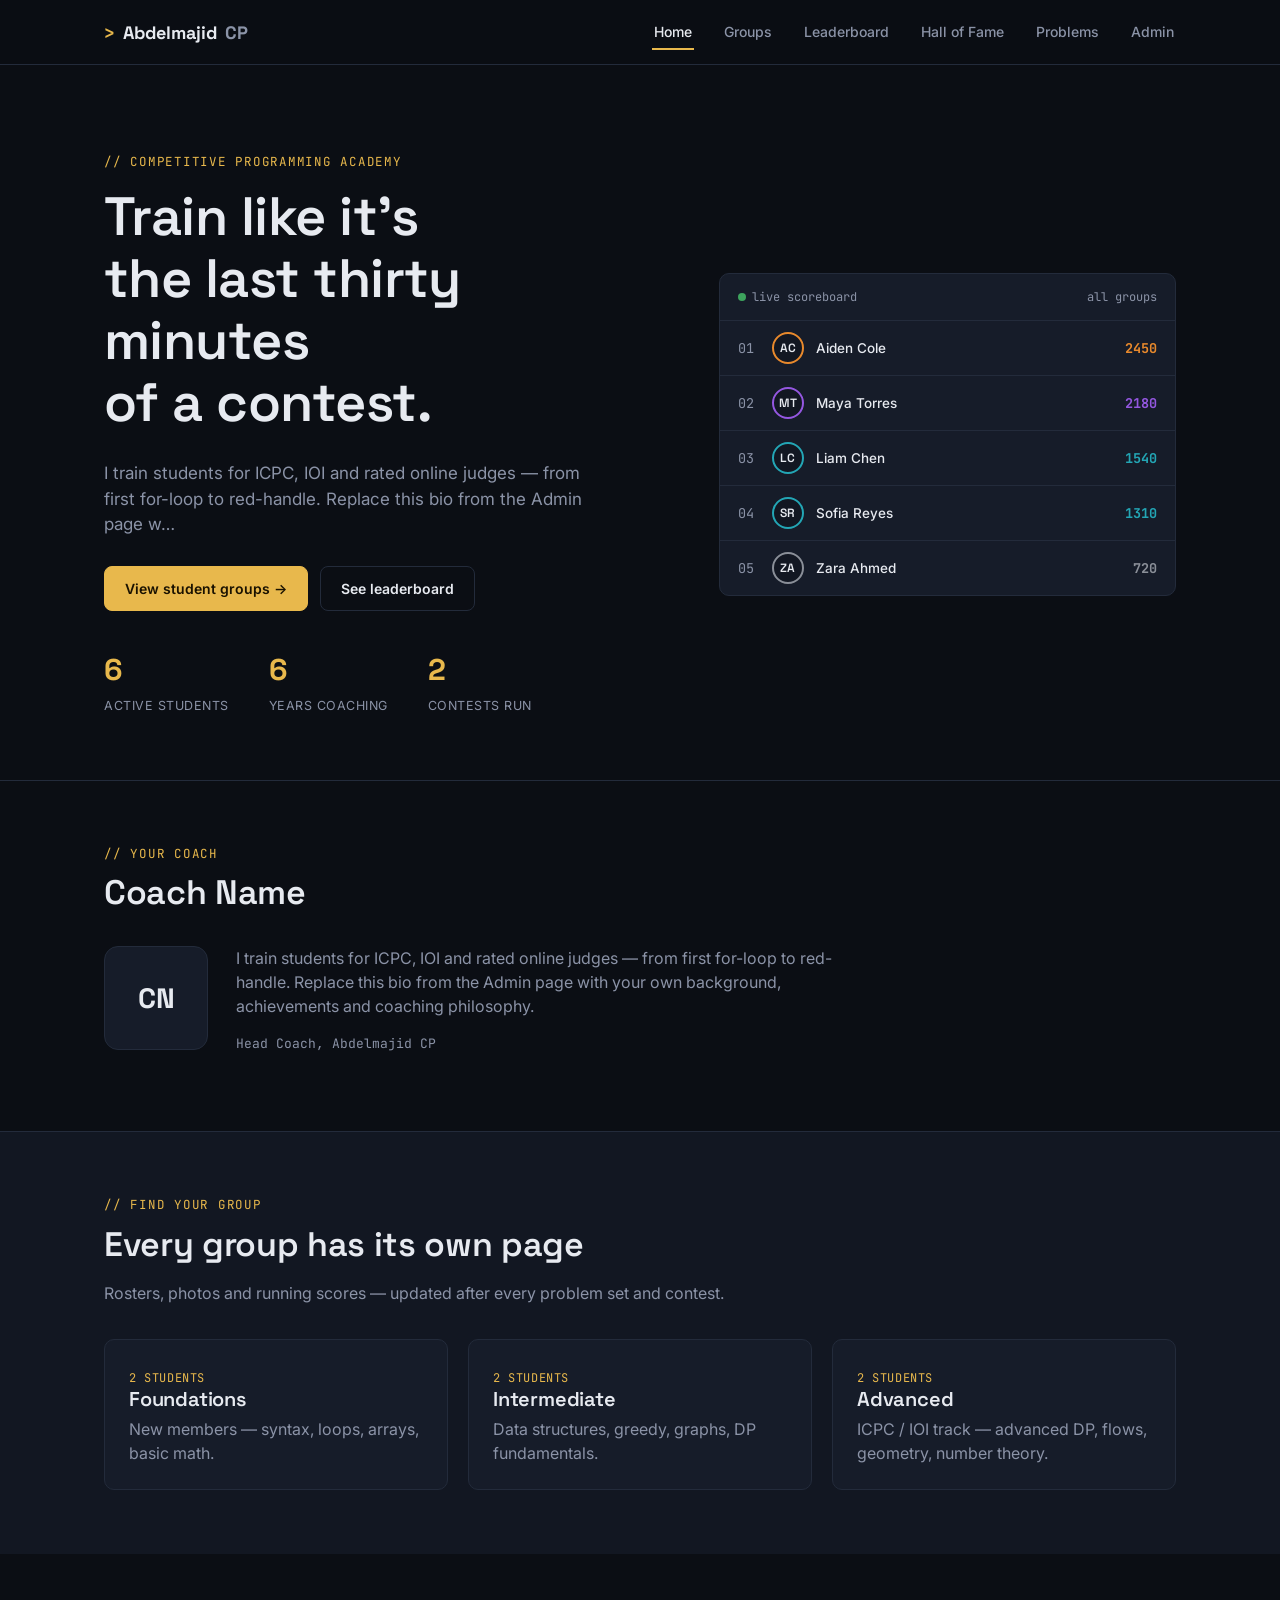
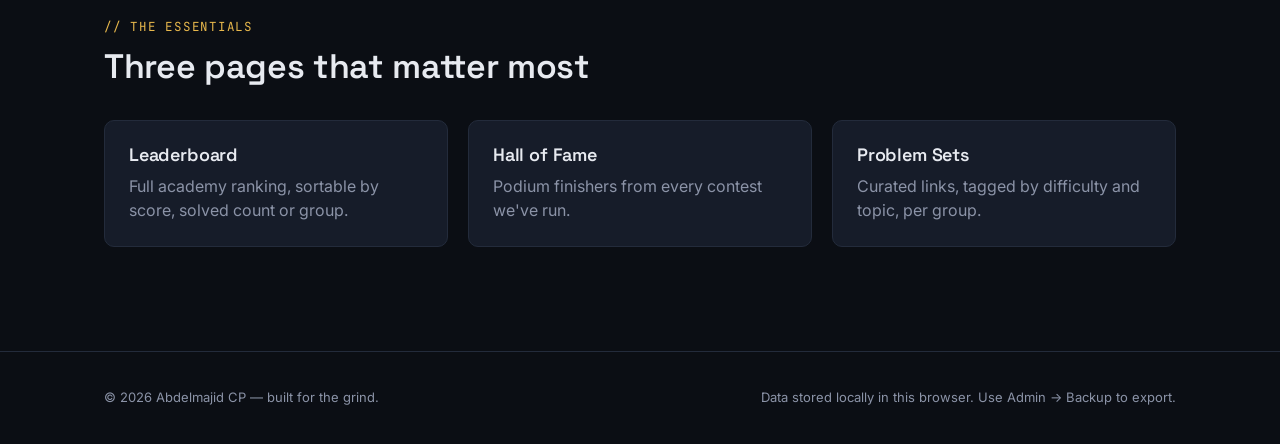
<file: index.html>
<!DOCTYPE html>
<html lang="en">
<head>
<meta charset="UTF-8">
<meta name="viewport" content="width=device-width, initial-scale=1.0">
<title>Abdelmajid CP — Competitive Programming Coaching</title>
<meta name="description" content="A competitive programming academy: student rankings, hall of fame, and curated problem sets, coached to podium finishes.">
<link rel="stylesheet" href="assets/style.css">
</head>
<body>

<nav class="site-nav" id="site-nav"></nav>

<header class="hero">
  <div class="wrap hero-grid">
    <div>
      <span class="eyebrow">// competitive programming academy</span>
      <h1>Train like it's<br>the last thirty minutes<br>of a contest.</h1>
      <p class="lede" id="coach-lede">Small groups, real rankings, and a problem archive that gets harder every week.</p>
      <div class="hero-actions">
        <a href="groups.html" class="btn btn-primary">View student groups →</a>
        <a href="leaderboard.html" class="btn btn-ghost">See leaderboard</a>
      </div>
      <div class="stat-row" id="stat-row"></div>
    </div>

    <div class="ticker">
      <div class="ticker-head"><span><span class="ticker-dot"></span>live scoreboard</span><span>all groups</span></div>
      <div id="ticker-body"></div>
    </div>
  </div>
</header>

<section>
  <div class="wrap">
    <div class="section-head">
      <span class="eyebrow">// your coach</span>
      <h2 id="coach-name">Coach</h2>
    </div>
    <div class="grid" style="grid-template-columns:auto 1fr; align-items:start; gap:28px;">
      <div id="coach-avatar"></div>
      <div>
        <p id="coach-bio" style="max-width:60ch;"></p>
        <p class="mono" style="font-size:13px;" id="coach-title"></p>
      </div>
    </div>
  </div>
</section>

<section style="border-top:1px solid var(--line); background:var(--elevated);">
  <div class="wrap">
    <div class="section-head">
      <span class="eyebrow">// find your group</span>
      <h2>Every group has its own page</h2>
      <p>Rosters, photos and running scores — updated after every problem set and contest.</p>
    </div>
    <div class="grid grid-3" id="groups-preview"></div>
  </div>
</section>

<section>
  <div class="wrap">
    <div class="section-head">
      <span class="eyebrow">// the essentials</span>
      <h2>Three pages that matter most</h2>
    </div>
    <div class="grid grid-3">
      <a href="leaderboard.html" class="card">
        <h3 style="font-size:18px;">Leaderboard</h3>
        <p style="margin:0;">Full academy ranking, sortable by score, solved count or group.</p>
      </a>
      <a href="hall-of-fame.html" class="card">
        <h3 style="font-size:18px;">Hall of Fame</h3>
        <p style="margin:0;">Podium finishers from every contest we've run.</p>
      </a>
      <a href="problems.html" class="card">
        <h3 style="font-size:18px;">Problem Sets</h3>
        <p style="margin:0;">Curated links, tagged by difficulty and topic, per group.</p>
      </a>
    </div>
  </div>
</section>

<footer id="site-footer"></footer>

<script src="assets/config.js"></script>
<script src="assets/data.js"></script>
<script src="assets/app.js"></script>
<script>
(async function() {
  renderNav('index.html');
  renderFooter();
  const { data, cloudError } = await loadAppData();
  if (cloudError) console.warn('Cloud sync issue:', cloudError);

  // coach
  document.getElementById('coach-lede').textContent = data.coach.bio.length > 130
    ? data.coach.bio.slice(0, 130).trim() + '…'
    : data.coach.bio;
  document.getElementById('coach-name').textContent = data.coach.name;
  document.getElementById('coach-title').textContent = data.coach.title;
  document.getElementById('coach-bio').textContent = data.coach.bio;
  document.getElementById('coach-avatar').innerHTML = data.coach.photo
    ? `<img src="${data.coach.photo}" alt="${data.coach.name}" style="width:104px;height:104px;border-radius:14px;object-fit:cover;border:1px solid var(--line);">`
    : `<div style="width:104px;height:104px;border-radius:14px;background:var(--card);border:1px solid var(--line);display:flex;align-items:center;justify-content:center;font-family:'Space Grotesk',sans-serif;font-size:28px;font-weight:700;">${initials(data.coach.name)}</div>`;

  // stats
  const s = data.coach.stats || {};
  document.getElementById('stat-row').innerHTML = `
    <div class="stat"><b>${data.students.length}</b><span>active students</span></div>
    <div class="stat"><b>${s.years ?? '—'}</b><span>years coaching</span></div>
    <div class="stat"><b>${data.contests.length}</b><span>contests run</span></div>
  `;

  // ticker: top 5 by score
  const topStudents = [...data.students].sort((a,b) => b.score - a.score).slice(0,5);
  document.getElementById('ticker-body').innerHTML = topStudents.map((st, i) => `
    <div class="ticker-row">
      <span class="ticker-rank">${String(i+1).padStart(2,'0')}</span>
      ${avatarHtml(st.name, st.photo, st.score, 'avatar')}
      <span class="ticker-name">${st.name}</span>
      <span class="ticker-score" style="color:${tierFor(st.score).color}">${st.score}</span>
    </div>
  `).join('') || '<div class="ticker-row">No students yet — add some from Admin.</div>';

  // groups preview
  document.getElementById('groups-preview').innerHTML = data.groups.map(g => {
    const count = data.students.filter(s => s.groupId === g.id).length;
    return `
      <a href="group.html?id=${g.id}" class="card group-card">
        <span class="count">${count} student${count===1?'':'s'}</span>
        <h3>${g.name}</h3>
        <p style="margin:0;">${g.description}</p>
      </a>`;
  }).join('');
})();
</script>
</body>
</html>
</file>
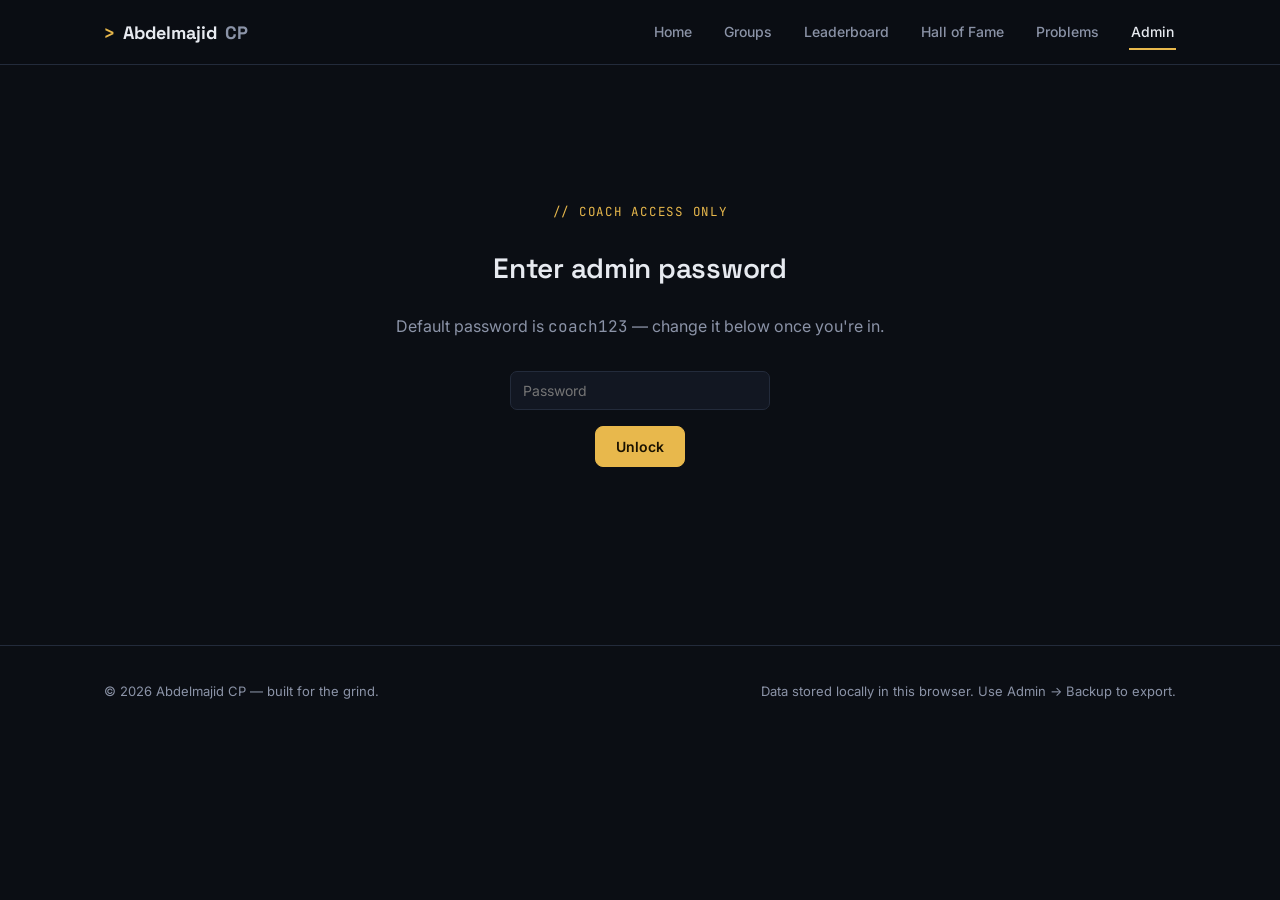
<file: admin.html>
<!DOCTYPE html>
<html lang="en">
<head>
<meta charset="UTF-8">
<meta name="viewport" content="width=device-width, initial-scale=1.0">
<title>Admin — Abdelmajid CP</title>
<link rel="stylesheet" href="assets/style.css">
</head>
<body>
<nav class="site-nav" id="site-nav"></nav>

<div id="lock-view" class="wrap lock-screen" style="display:none;">
  <span class="eyebrow">// coach access only</span>
  <h1 style="font-size:28px;">Enter admin password</h1>
  <p>Default password is <span class="mono">coach123</span> — change it below once you're in.</p>
  <input type="password" id="pass-input" placeholder="Password" autocomplete="current-password">
  <button class="btn btn-primary" id="unlock-btn">Unlock</button>
  <p id="pass-error" style="color:var(--crimson); display:none;">Wrong password. Try again.</p>
</div>

<div id="admin-view" style="display:none;">
  <header class="page-header">
    <div class="wrap">
      <span class="breadcrumb"><a href="index.html">home</a> / admin</span>
      <h1>Coach Dashboard</h1>
      <p style="max-width:60ch;">Everything here saves to this browser instantly. Use Backup to export a JSON copy — do this regularly.</p>
    </div>
  </header>

  <section style="padding-top:32px;">
    <div class="wrap">
      <div class="filter-bar" id="tabs">
        <button class="chip active" data-tab="coach">Coach</button>
        <button class="chip" data-tab="groups">Groups</button>
        <button class="chip" data-tab="students">Students</button>
        <button class="chip" data-tab="contests">Contests</button>
        <button class="chip" data-tab="problems">Problems</button>
        <button class="chip" data-tab="backup">Backup &amp; security</button>
      </div>

      <div id="panel-coach" class="tab-panel"></div>
      <div id="panel-groups" class="tab-panel" style="display:none;"></div>
      <div id="panel-students" class="tab-panel" style="display:none;"></div>
      <div id="panel-contests" class="tab-panel" style="display:none;"></div>
      <div id="panel-problems" class="tab-panel" style="display:none;"></div>
      <div id="panel-backup" class="tab-panel" style="display:none;"></div>
    </div>
  </section>
</div>

<footer id="site-footer"></footer>

<script src="assets/config.js"></script>
<script src="assets/data.js"></script>
<script src="assets/app.js"></script>
<script>
renderNav('admin.html');
renderFooter();
let data = null;
let lastSyncNote = null;

/* ---------------- gate ---------------- */
function showLocked() {
  document.getElementById('lock-view').style.display = 'flex';
  document.getElementById('admin-view').style.display = 'none';
}
async function showUnlocked() {
  document.getElementById('lock-view').style.display = 'none';
  document.getElementById('admin-view').style.display = 'block';
  const result = await loadAppData();
  data = result.data;
  lastSyncNote = result;
  if (result.cloudError) toast('Could not reach cloud storage — showing last known data.');
  renderAll();
}
if (isAdminUnlocked()) showUnlocked(); else showLocked();

document.getElementById('unlock-btn').addEventListener('click', tryUnlock);
document.getElementById('pass-input').addEventListener('keydown', e => { if (e.key === 'Enter') tryUnlock(); });
function tryUnlock() {
  const val = document.getElementById('pass-input').value;
  if (unlockAdmin(val)) { showUnlocked(); }
  else { document.getElementById('pass-error').style.display = 'block'; }
}

/* ---------------- tabs ---------------- */
document.querySelectorAll('#tabs [data-tab]').forEach(btn => {
  btn.addEventListener('click', () => {
    document.querySelectorAll('#tabs [data-tab]').forEach(b => b.classList.remove('active'));
    btn.classList.add('active');
    document.querySelectorAll('.tab-panel').forEach(p => p.style.display = 'none');
    document.getElementById('panel-' + btn.dataset.tab).style.display = 'block';
  });
});

async function persist() {
  const result = await saveAppData(data);
  lastSyncNote = result;
  if (result.synced === false && result.reason !== 'not-configured') {
    toast('Saved locally, but cloud sync failed — check your connection.');
  }
  return result;
}
function renderAll() {
  renderCoachPanel();
  renderGroupsPanel();
  renderStudentsPanel();
  renderContestsPanel();
  renderProblemsPanel();
  renderBackupPanel();
}

/* ---------------- helper: photo input to base64 ---------------- */
function wirePhotoInput(inputEl, onLoaded) {
  inputEl.addEventListener('change', () => {
    const file = inputEl.files[0];
    if (!file) return;
    if (file.size > 1.5 * 1024 * 1024) {
      toast('Please use an image under ~1.5MB.');
      return;
    }
    const reader = new FileReader();
    reader.onload = () => onLoaded(reader.result);
    reader.readAsDataURL(file);
  });
}

/* ================= COACH ================= */
function renderCoachPanel() {
  const c = data.coach;
  const el = document.getElementById('panel-coach');
  el.innerHTML = `
    <div class="admin-panel">
      <h3>Coach profile</h3>
      <div style="display:flex; gap:20px; align-items:flex-start; margin-bottom:18px; flex-wrap:wrap;">
        <div id="coach-photo-preview"></div>
        <div>
          <label>Photo</label>
          <input type="file" id="coach-photo-input" accept="image/*">
        </div>
      </div>
      <div class="form-grid">
        <div class="field"><label>Name</label><input id="c-name" value="${c.name}"></div>
        <div class="field"><label>Title</label><input id="c-title" value="${c.title}"></div>
        <div class="field"><label>Email</label><input id="c-email" value="${c.email||''}"></div>
        <div class="field"><label>Years coaching</label><input id="c-years" type="number" value="${c.stats?.years ?? 0}"></div>
      </div>
      <div class="field"><label>Bio</label><textarea id="c-bio">${c.bio}</textarea></div>
      <button class="btn btn-primary" id="save-coach">Save changes</button>
    </div>
  `;
  renderCoachPhotoPreview();
  wirePhotoInput(document.getElementById('coach-photo-input'), (dataUrl) => {
    data.coach.photo = dataUrl; persist(); renderCoachPhotoPreview(); toast('Photo updated');
  });
  document.getElementById('save-coach').addEventListener('click', () => {
    data.coach.name = document.getElementById('c-name').value.trim() || 'Coach';
    data.coach.title = document.getElementById('c-title').value.trim();
    data.coach.email = document.getElementById('c-email').value.trim();
    data.coach.bio = document.getElementById('c-bio').value.trim();
    data.coach.stats = { ...data.coach.stats, years: Number(document.getElementById('c-years').value) || 0 };
    persist(); toast('Coach profile saved');
  });
}
function renderCoachPhotoPreview() {
  const c = data.coach;
  document.getElementById('coach-photo-preview').innerHTML = c.photo
    ? `<img src="${c.photo}" style="width:72px;height:72px;border-radius:12px;object-fit:cover;border:1px solid var(--line);">`
    : `<div style="width:72px;height:72px;border-radius:12px;background:var(--elevated);border:1px solid var(--line);display:flex;align-items:center;justify-content:center;font-family:'Space Grotesk',sans-serif;font-weight:700;">${initials(c.name)}</div>`;
}

/* ================= GROUPS ================= */
function renderGroupsPanel() {
  const el = document.getElementById('panel-groups');
  el.innerHTML = `
    <div class="admin-panel">
      <h3>Add a group</h3>
      <div class="form-grid">
        <div class="field"><label>Group name</label><input id="g-name" placeholder="e.g. Advanced"></div>
        <div class="field"><label>Description</label><input id="g-desc" placeholder="One line about this group"></div>
      </div>
      <button class="btn btn-primary" id="add-group">Add group</button>
    </div>
    <div class="admin-panel">
      <h3>Existing groups</h3>
      <div id="groups-list-admin"></div>
    </div>
  `;
  document.getElementById('add-group').addEventListener('click', () => {
    const name = document.getElementById('g-name').value.trim();
    const desc = document.getElementById('g-desc').value.trim();
    if (!name) { toast('Group needs a name'); return; }
    data.groups.push({ id: uid('g'), name, description: desc });
    persist(); toast('Group added'); renderGroupsPanel(); renderStudentsPanel();
  });
  const list = document.getElementById('groups-list-admin');
  list.innerHTML = data.groups.map(g => {
    const count = data.students.filter(s => s.groupId === g.id).length;
    return `
      <div class="admin-list-row">
        <div><b>${g.name}</b> <span class="mono" style="color:var(--dim); font-size:12px;">(${count} students)</span><br><span style="color:var(--dim); font-size:13px;">${g.description}</span></div>
        <div class="row-actions">
          <a href="group.html?id=${g.id}" target="_blank" class="btn btn-ghost btn-sm">View page ↗</a>
          <button class="btn btn-danger btn-sm" data-del-group="${g.id}">Delete</button>
        </div>
      </div>`;
  }).join('') || '<div class="empty">No groups yet.</div>';
  list.querySelectorAll('[data-del-group]').forEach(btn => {
    btn.addEventListener('click', () => {
      const id = btn.dataset.delGroup;
      const inUse = data.students.some(s => s.groupId === id);
      if (inUse && !confirm('Students are assigned to this group. Delete anyway? They will show as unassigned.')) return;
      data.groups = data.groups.filter(g => g.id !== id);
      persist(); toast('Group deleted'); renderGroupsPanel(); renderStudentsPanel();
    });
  });
}

/* ================= STUDENTS ================= */
function renderStudentsPanel() {
  const el = document.getElementById('panel-students');
  const groupOptions = data.groups.map(g => `<option value="${g.id}">${g.name}</option>`).join('');
  el.innerHTML = `
    <div class="admin-panel">
      <h3>Add a student</h3>
      <div class="form-grid">
        <div class="field"><label>Name</label><input id="s-name" placeholder="Full name"></div>
        <div class="field"><label>Handle</label><input id="s-handle" placeholder="judge handle"></div>
        <div class="field"><label>Group</label><select id="s-group">${groupOptions}</select></div>
        <div class="field"><label>Starting score</label><input id="s-score" type="number" value="0"></div>
        <div class="field"><label>Problems solved</label><input id="s-solved" type="number" value="0"></div>
        <div class="field"><label>Photo</label><input id="s-photo" type="file" accept="image/*"></div>
      </div>
      <button class="btn btn-primary" id="add-student">Add student</button>
    </div>
    <div class="admin-panel">
      <h3>Roster — update scores here</h3>
      <div id="students-list-admin"></div>
    </div>
  `;
  let pendingPhoto = '';
  wirePhotoInput(document.getElementById('s-photo'), (dataUrl) => { pendingPhoto = dataUrl; });

  document.getElementById('add-student').addEventListener('click', () => {
    const name = document.getElementById('s-name').value.trim();
    if (!name) { toast('Student needs a name'); return; }
    data.students.push({
      id: uid('s'),
      name,
      handle: document.getElementById('s-handle').value.trim(),
      groupId: document.getElementById('s-group').value || '',
      score: Number(document.getElementById('s-score').value) || 0,
      solved: Number(document.getElementById('s-solved').value) || 0,
      photo: pendingPhoto,
    });
    persist(); toast('Student added'); renderStudentsPanel();
  });

  const list = document.getElementById('students-list-admin');
  if (!data.students.length) {
    list.innerHTML = '<div class="empty">No students yet.</div>';
    return;
  }
  list.innerHTML = data.students.map(s => `
    <div class="admin-panel" style="background:var(--elevated); margin-bottom:14px;">
      <div style="display:flex; gap:14px; align-items:center; margin-bottom:14px; flex-wrap:wrap;">
        <div id="preview-${s.id}"></div>
        <div style="flex:1; min-width:160px;">
          <div style="font-weight:600;">${s.name}</div>
          <div class="mono" style="font-size:12px; color:var(--dim);">${groupName(data, s.groupId)}</div>
        </div>
        <input type="file" accept="image/*" id="photo-${s.id}" style="max-width:200px;">
      </div>
      <div class="form-grid">
        <div class="field"><label>Name</label><input id="name-${s.id}" value="${s.name}"></div>
        <div class="field"><label>Handle</label><input id="handle-${s.id}" value="${s.handle||''}"></div>
        <div class="field"><label>Group</label>
          <select id="group-${s.id}">${data.groups.map(g => `<option value="${g.id}" ${g.id===s.groupId?'selected':''}>${g.name}</option>`).join('')}</select>
        </div>
        <div class="field"><label>Score</label><input id="score-${s.id}" type="number" value="${s.score}"></div>
        <div class="field"><label>Problems solved</label><input id="solved-${s.id}" type="number" value="${s.solved||0}"></div>
      </div>
      <div class="row-actions" style="flex-wrap:wrap;">
        <button class="btn btn-primary btn-sm" data-save="${s.id}">Save</button>
        <button class="btn btn-ghost btn-sm" data-add-solved="${s.id}">+1 problem solved</button>
        <button class="btn btn-danger btn-sm" data-del="${s.id}">Delete student</button>
      </div>
    </div>
  `).join('');

  data.students.forEach(s => {
    document.getElementById('preview-' + s.id).innerHTML = avatarHtml(s.name, s.photo, s.score, 'avatar');
    wirePhotoInput(document.getElementById('photo-' + s.id), (dataUrl) => {
      s.photo = dataUrl; persist(); toast('Photo updated'); renderStudentsPanel();
    });
  });
  list.querySelectorAll('[data-save]').forEach(btn => {
    btn.addEventListener('click', () => {
      const id = btn.dataset.save;
      const s = studentById(data, id);
      s.name = document.getElementById('name-'+id).value.trim() || s.name;
      s.handle = document.getElementById('handle-'+id).value.trim();
      s.groupId = document.getElementById('group-'+id).value;
      s.score = Number(document.getElementById('score-'+id).value) || 0;
      s.solved = Number(document.getElementById('solved-'+id).value) || 0;
      persist(); toast('Saved ' + s.name); renderStudentsPanel();
    });
  });
  list.querySelectorAll('[data-add-solved]').forEach(btn => {
    btn.addEventListener('click', () => {
      const s = studentById(data, btn.dataset.addSolved);
      s.solved = (s.solved || 0) + 1;
      persist(); toast(s.name + ': +1 solved'); renderStudentsPanel();
    });
  });
  list.querySelectorAll('[data-del]').forEach(btn => {
    btn.addEventListener('click', () => {
      if (!confirm('Delete this student? This cannot be undone.')) return;
      data.students = data.students.filter(s => s.id !== btn.dataset.del);
      persist(); toast('Student deleted'); renderStudentsPanel();
    });
  });
}

/* ================= CONTESTS ================= */
function renderContestsPanel() {
  const el = document.getElementById('panel-contests');
  el.innerHTML = `
    <div class="admin-panel">
      <h3>Log a new contest</h3>
      <div class="form-grid">
        <div class="field"><label>Contest name</label><input id="ct-name" placeholder="e.g. Summer Cup 2026"></div>
        <div class="field"><label>Date</label><input id="ct-date" type="date"></div>
      </div>
      <button class="btn btn-primary" id="add-contest">Create contest</button>
    </div>
    <div id="contests-list-admin"></div>
  `;
  document.getElementById('add-contest').addEventListener('click', () => {
    const name = document.getElementById('ct-name').value.trim();
    const date = document.getElementById('ct-date').value || new Date().toISOString().slice(0,10);
    if (!name) { toast('Contest needs a name'); return; }
    data.contests.push({ id: uid('c'), name, date, leaderboard: [] });
    persist(); toast('Contest created'); renderContestsPanel();
  });

  const list = document.getElementById('contests-list-admin');
  list.innerHTML = data.contests.map(c => {
    const studentOptions = data.students.map(s => `<option value="${s.id}">${s.name}</option>`).join('');
    const rows = [...c.leaderboard].sort((a,b) => a.rank - b.rank).map(entry => {
      const st = studentById(data, entry.studentId);
      return `
        <div class="admin-list-row">
          <div>#${entry.rank} — ${st ? st.name : 'Unknown student'} <span class="mono" style="color:var(--dim); font-size:12px;">(${entry.score} pts)</span></div>
          <button class="btn btn-danger btn-sm" data-del-entry="${c.id}|${entry.studentId}">Remove</button>
        </div>`;
    }).join('') || '<div class="empty">No results logged yet.</div>';

    return `
      <div class="admin-panel">
        <h3>${c.name} <span class="mono" style="font-size:12px; color:var(--dim);">${c.date}</span></h3>
        <div class="form-grid" style="margin-bottom:14px;">
          <div class="field"><label>Student</label><select id="entry-student-${c.id}">${studentOptions}</select></div>
          <div class="field"><label>Rank</label><input id="entry-rank-${c.id}" type="number" min="1" value="1"></div>
          <div class="field"><label>Contest score</label><input id="entry-score-${c.id}" type="number" value="0"></div>
        </div>
        <button class="btn btn-ghost btn-sm" data-add-entry="${c.id}" style="margin-bottom:16px;">Add result</button>
        <div>${rows}</div>
        <div class="row-actions" style="margin-top:16px;">
          <a href="hall-of-fame.html" target="_blank" class="btn btn-ghost btn-sm">View hall of fame ↗</a>
          <button class="btn btn-danger btn-sm" data-del-contest="${c.id}">Delete contest</button>
        </div>
      </div>`;
  }).join('') || '<div class="empty">No contests yet.</div>';

  list.querySelectorAll('[data-add-entry]').forEach(btn => {
    btn.addEventListener('click', () => {
      const cid = btn.dataset.addEntry;
      const contest = data.contests.find(c => c.id === cid);
      const studentId = document.getElementById('entry-student-'+cid).value;
      const rank = Number(document.getElementById('entry-rank-'+cid).value) || 1;
      const score = Number(document.getElementById('entry-score-'+cid).value) || 0;
      if (!studentId) { toast('Add a student first'); return; }
      contest.leaderboard = contest.leaderboard.filter(e => e.studentId !== studentId);
      contest.leaderboard.push({ studentId, rank, score });
      persist(); toast('Result added'); renderContestsPanel();
    });
  });
  list.querySelectorAll('[data-del-entry]').forEach(btn => {
    btn.addEventListener('click', () => {
      const [cid, sid] = btn.dataset.delEntry.split('|');
      const contest = data.contests.find(c => c.id === cid);
      contest.leaderboard = contest.leaderboard.filter(e => e.studentId !== sid);
      persist(); toast('Result removed'); renderContestsPanel();
    });
  });
  list.querySelectorAll('[data-del-contest]').forEach(btn => {
    btn.addEventListener('click', () => {
      if (!confirm('Delete this contest and all its results?')) return;
      data.contests = data.contests.filter(c => c.id !== btn.dataset.delContest);
      persist(); toast('Contest deleted'); renderContestsPanel();
    });
  });
}

/* ================= PROBLEMS ================= */
function renderProblemsPanel() {
  const el = document.getElementById('panel-problems');
  const groupOptions = data.groups.map(g => `<option value="${g.id}">${g.name}</option>`).join('');
  el.innerHTML = `
    <div class="admin-panel">
      <h3>Add a problem</h3>
      <div class="form-grid">
        <div class="field"><label>Title</label><input id="p-title" placeholder="Problem name"></div>
        <div class="field"><label>Link</label><input id="p-link" placeholder="https://..."></div>
        <div class="field"><label>Category / topic</label><input id="p-category" placeholder="e.g. Graphs"></div>
        <div class="field"><label>Difficulty</label>
          <select id="p-difficulty"><option>Easy</option><option>Medium</option><option>Hard</option></select>
        </div>
        <div class="field"><label>Assign to group</label><select id="p-group">${groupOptions}</select></div>
      </div>
      <button class="btn btn-primary" id="add-problem">Add problem</button>
    </div>
    <div class="admin-panel">
      <h3>All problems</h3>
      <div id="problems-list-admin"></div>
    </div>
  `;
  document.getElementById('add-problem').addEventListener('click', () => {
    const title = document.getElementById('p-title').value.trim();
    const link = document.getElementById('p-link').value.trim();
    if (!title || !link) { toast('Title and link are required'); return; }
    data.problems.push({
      id: uid('p'), title, link,
      category: document.getElementById('p-category').value.trim() || 'General',
      difficulty: document.getElementById('p-difficulty').value,
      groupId: document.getElementById('p-group').value || '',
    });
    persist(); toast('Problem added'); renderProblemsPanel();
  });
  const list = document.getElementById('problems-list-admin');
  list.innerHTML = data.problems.map(p => `
    <div class="admin-list-row">
      <div>
        <b>${p.title}</b> <span class="diff diff-${p.difficulty}">${p.difficulty}</span><br>
        <span style="color:var(--dim); font-size:13px;">${p.category} — ${groupName(data,p.groupId)}</span>
      </div>
      <div class="row-actions">
        <a href="${p.link}" target="_blank" class="btn btn-ghost btn-sm">Open ↗</a>
        <button class="btn btn-danger btn-sm" data-del-problem="${p.id}">Delete</button>
      </div>
    </div>
  `).join('') || '<div class="empty">No problems yet.</div>';
  list.querySelectorAll('[data-del-problem]').forEach(btn => {
    btn.addEventListener('click', () => {
      data.problems = data.problems.filter(p => p.id !== btn.dataset.delProblem);
      persist(); toast('Problem deleted'); renderProblemsPanel();
    });
  });
}

/* ================= BACKUP & SECURITY ================= */
function renderBackupPanel() {
  const el = document.getElementById('panel-backup');
  const connected = cloudConfigured();
  const statusHtml = connected
    ? `<div class="admin-list-row" style="border:1px solid #2c4a33; background:rgba(61,163,93,.08); border-radius:8px; padding:14px 16px;">
         <div><b style="color:#3DA35D;">● Connected</b><br><span style="color:var(--dim); font-size:13px;">Changes you save here update automatically for every visitor.</span></div>
       </div>`
    : `<div class="admin-list-row" style="border:1px solid #4a3a20; background:rgba(232,137,44,.08); border-radius:8px; padding:14px 16px;">
         <div><b style="color:var(--gold);">● Local-only mode</b><br><span style="color:var(--dim); font-size:13px;">Changes only save to this browser. See setup steps below to turn on live sync for everyone.</span></div>
       </div>`;

  el.innerHTML = `
    <div class="admin-panel">
      <h3>Cloud sync status</h3>
      ${statusHtml}
      ${!connected ? `
      <div style="margin-top:18px; font-size:14px; color:var(--dim); line-height:1.7;">
        <b style="color:var(--text);">One-time setup to turn on live sync:</b><br>
        1. Create a free account at <a href="https://jsonbin.io" target="_blank" style="color:var(--gold);">jsonbin.io</a><br>
        2. Click "Create Bin", paste in the contents of <span class="mono">assets/starter-data.json</span>, save it<br>
        3. Copy that bin's ID<br>
        4. Go to Account &rarr; API Keys, copy your <span class="mono">X-MASTER-KEY</span><br>
        5. Open <span class="mono">assets/config.js</span>, paste both values in, save, and re-upload that one file<br>
        That's the only manual step — every Admin change after that syncs automatically.
      </div>` : `
      <button class="btn btn-ghost btn-sm" id="test-cloud-btn" style="margin-top:14px;">Test connection</button>
      `}
    </div>
    <div class="admin-panel">
      <h3>Backup</h3>
      <p>Even with cloud sync on, it's worth exporting a backup after big updates — it's your copy if anything ever goes wrong with the cloud storage.</p>
      <div class="row-actions">
        <button class="btn btn-primary btn-sm" id="export-btn">Export backup (.json)</button>
        <label class="btn btn-ghost btn-sm" style="cursor:pointer;">Import backup<input type="file" id="import-input" accept="application/json" style="display:none;"></label>
      </div>
    </div>
    <div class="admin-panel">
      <h3>Change admin password</h3>
      <div class="form-grid">
        <div class="field"><label>New password</label><input type="password" id="new-pass"></div>
      </div>
      <button class="btn btn-ghost btn-sm" id="save-pass">Update password</button>
    </div>
    <div class="admin-panel">
      <h3>Session</h3>
      <p>Locking removes admin access on this device until the password is entered again.</p>
      <button class="btn btn-danger btn-sm" id="lock-btn">Lock admin</button>
    </div>
  `;
  const testBtn = document.getElementById('test-cloud-btn');
  if (testBtn) {
    testBtn.addEventListener('click', async () => {
      testBtn.textContent = 'Testing…';
      try {
        await fetchCloudData();
        toast('Connected — cloud storage is reachable.');
      } catch (e) {
        toast('Could not reach cloud storage. Double-check config.js.');
      }
      testBtn.textContent = 'Test connection';
    });
  }
  document.getElementById('export-btn').addEventListener('click', () => {
    const blob = new Blob([JSON.stringify(data, null, 2)], { type: 'application/json' });
    const url = URL.createObjectURL(blob);
    const a = document.createElement('a');
    a.href = url; a.download = 'apexjudge-backup.json'; a.click();
    URL.revokeObjectURL(url);
  });
  document.getElementById('import-input').addEventListener('change', (e) => {
    const file = e.target.files[0];
    if (!file) return;
    const reader = new FileReader();
    reader.onload = () => {
      try {
        const parsed = JSON.parse(reader.result);
        if (!parsed.students || !parsed.groups) throw new Error('bad shape');
        data = parsed; persist(); toast('Backup imported'); renderAll();
      } catch (err) {
        toast('That file could not be read as a backup.');
      }
    };
    reader.readAsText(file);
  });
  document.getElementById('save-pass').addEventListener('click', () => {
    const val = document.getElementById('new-pass').value;
    if (!val || val.length < 4) { toast('Use at least 4 characters'); return; }
    localStorage.setItem(ADMIN_PASS_KEY, val);
    toast('Password updated');
    document.getElementById('new-pass').value = '';
  });
  document.getElementById('lock-btn').addEventListener('click', () => {
    lockAdmin(); showLocked();
  });
}
</script>
</body>
</html>
</file>
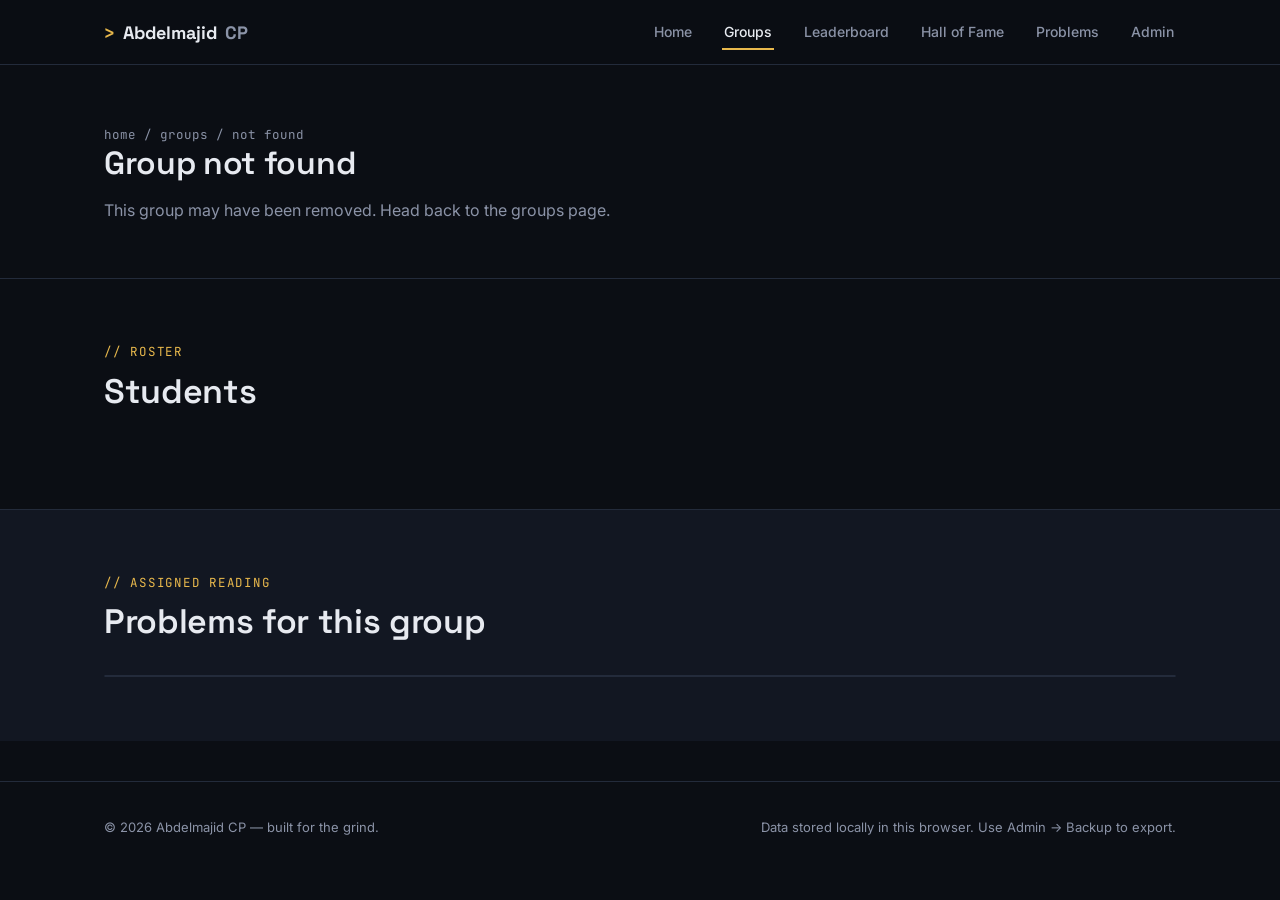
<file: group.html>
<!DOCTYPE html>
<html lang="en">
<head>
<meta charset="UTF-8">
<meta name="viewport" content="width=device-width, initial-scale=1.0">
<title>Group Roster — Abdelmajid CP</title>
<link rel="stylesheet" href="assets/style.css">
</head>
<body>
<nav class="site-nav" id="site-nav"></nav>

<header class="page-header">
  <div class="wrap">
    <span class="breadcrumb"><a href="index.html">home</a> / <a href="groups.html">groups</a> / <span id="crumb-group">…</span></span>
    <h1 id="group-title">Loading…</h1>
    <p id="group-desc" style="max-width:60ch;"></p>
    <div class="stat-row" id="group-stats"></div>
  </div>
</header>

<section>
  <div class="wrap">
    <div class="section-head">
      <span class="eyebrow">// roster</span>
      <h2>Students</h2>
    </div>
    <div class="grid grid-3" id="roster"></div>
  </div>
</section>

<section style="border-top:1px solid var(--line); background:var(--elevated);">
  <div class="wrap">
    <div class="section-head">
      <span class="eyebrow">// assigned reading</span>
      <h2>Problems for this group</h2>
    </div>
    <div class="table-wrap" id="group-problems"></div>
  </div>
</section>

<footer id="site-footer"></footer>

<script src="assets/config.js"></script>
<script src="assets/data.js"></script>
<script src="assets/app.js"></script>
<script>
(async function() {
  renderNav('groups.html');
  renderFooter();
  const { data, cloudError } = await loadAppData();
  if (cloudError) console.warn('Cloud sync issue:', cloudError);
  const params = new URLSearchParams(location.search);
  const groupId = params.get('id');
  const group = data.groups.find(g => g.id === groupId);

  if (!group) {
    document.getElementById('group-title').textContent = 'Group not found';
    document.getElementById('crumb-group').textContent = 'not found';
    document.getElementById('group-desc').textContent = 'This group may have been removed. Head back to the groups page.';
  } else {
    document.title = group.name + ' — Abdelmajid CP';
    document.getElementById('crumb-group').textContent = group.name.toLowerCase();
    document.getElementById('group-title').textContent = group.name;
    document.getElementById('group-desc').textContent = group.description;

    const members = data.students.filter(s => s.groupId === group.id).sort((a,b) => b.score - a.score);
    const avg = members.length ? Math.round(members.reduce((a,s)=>a+s.score,0)/members.length) : 0;
    const solved = members.reduce((a,s)=>a+(s.solved||0),0);

    document.getElementById('group-stats').innerHTML = `
      <div class="stat"><b>${members.length}</b><span>students</span></div>
      <div class="stat"><b>${avg}</b><span>average score</span></div>
      <div class="stat"><b>${solved}</b><span>problems solved (combined)</span></div>
    `;

    document.getElementById('roster').innerHTML = members.map(s => {
      const tier = tierFor(s.score);
      return `
      <div class="student-card">
        <div class="student-top">
          ${avatarHtml(s.name, s.photo, s.score, 'student-avatar')}
          <div>
            <div class="student-name">${s.name}</div>
            <div class="student-handle">@${s.handle || 'unset'}</div>
            <span class="tier-pill" style="--tier-color:${tier.color}">${tier.name}</span>
          </div>
        </div>
        <div class="student-stats">
          <div><b style="color:${tier.color}">${s.score}</b><span>score</span></div>
          <div><b>${s.solved ?? 0}</b><span>solved</span></div>
        </div>
      </div>`;
    }).join('') || '<div class="empty">No students in this group yet — add some from Admin.</div>';

    const gp = data.problems.filter(p => p.groupId === group.id);
    document.getElementById('group-problems').innerHTML = gp.length ? `
      <table class="board">
        <thead><tr><th>Problem</th><th>Topic</th><th>Difficulty</th><th></th></tr></thead>
        <tbody>
          ${gp.map(p => `
            <tr>
              <td>${p.title}</td>
              <td class="mono" style="color:var(--dim);">${p.category}</td>
              <td><span class="diff diff-${p.difficulty}">${p.difficulty}</span></td>
              <td style="text-align:right;"><a href="${p.link}" target="_blank" rel="noopener" class="btn btn-ghost btn-sm">Open ↗</a></td>
            </tr>`).join('')}
        </tbody>
      </table>` : '<div class="empty">No problems assigned to this group yet.</div>';
  }
})();
</script>
</body>
</html>
</file>
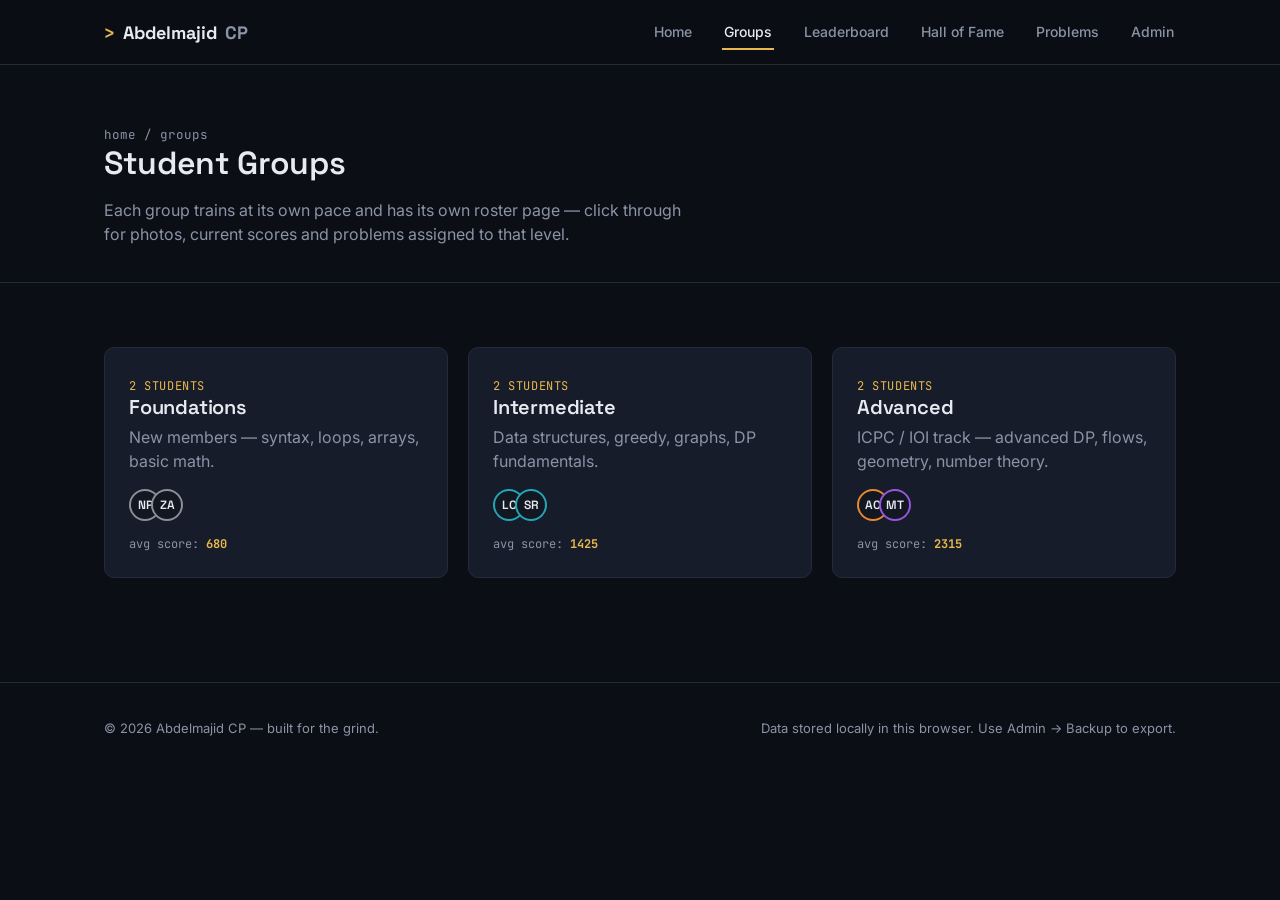
<file: groups.html>
<!DOCTYPE html>
<html lang="en">
<head>
<meta charset="UTF-8">
<meta name="viewport" content="width=device-width, initial-scale=1.0">
<title>Groups — Abdelmajid CP</title>
<link rel="stylesheet" href="assets/style.css">
</head>
<body>
<nav class="site-nav" id="site-nav"></nav>

<header class="page-header">
  <div class="wrap">
    <span class="breadcrumb"><a href="index.html">home</a> / groups</span>
    <h1>Student Groups</h1>
    <p style="max-width:60ch;">Each group trains at its own pace and has its own roster page — click through for photos, current scores and problems assigned to that level.</p>
  </div>
</header>

<section>
  <div class="wrap">
    <div class="grid grid-3" id="groups-list"></div>
  </div>
</section>

<footer id="site-footer"></footer>

<script src="assets/config.js"></script>
<script src="assets/data.js"></script>
<script src="assets/app.js"></script>
<script>
(async function() {
  renderNav('groups.html');
  renderFooter();
  const { data, cloudError } = await loadAppData();
  if (cloudError) console.warn('Cloud sync issue:', cloudError);

  document.getElementById('groups-list').innerHTML = data.groups.map(g => {
    const members = data.students.filter(s => s.groupId === g.id);
    const avg = members.length ? Math.round(members.reduce((a,s)=>a+s.score,0)/members.length) : 0;
    const facesHtml = members.slice(0,5).map(s => avatarHtml(s.name, s.photo, s.score, 'avatar')).join('');
    return `
      <a href="group.html?id=${g.id}" class="card group-card">
        <span class="count">${members.length} student${members.length===1?'':'s'}</span>
        <h3>${g.name}</h3>
        <p>${g.description}</p>
        <div class="avatar-stack">${facesHtml}</div>
        <p class="mono" style="font-size:12px; margin:0;">avg score: <b style="color:var(--gold)">${avg}</b></p>
      </a>`;
  }).join('') || '<div class="empty">No groups yet. Add one from the Admin page.</div>';
})();
</script>
</body>
</html>
</file>
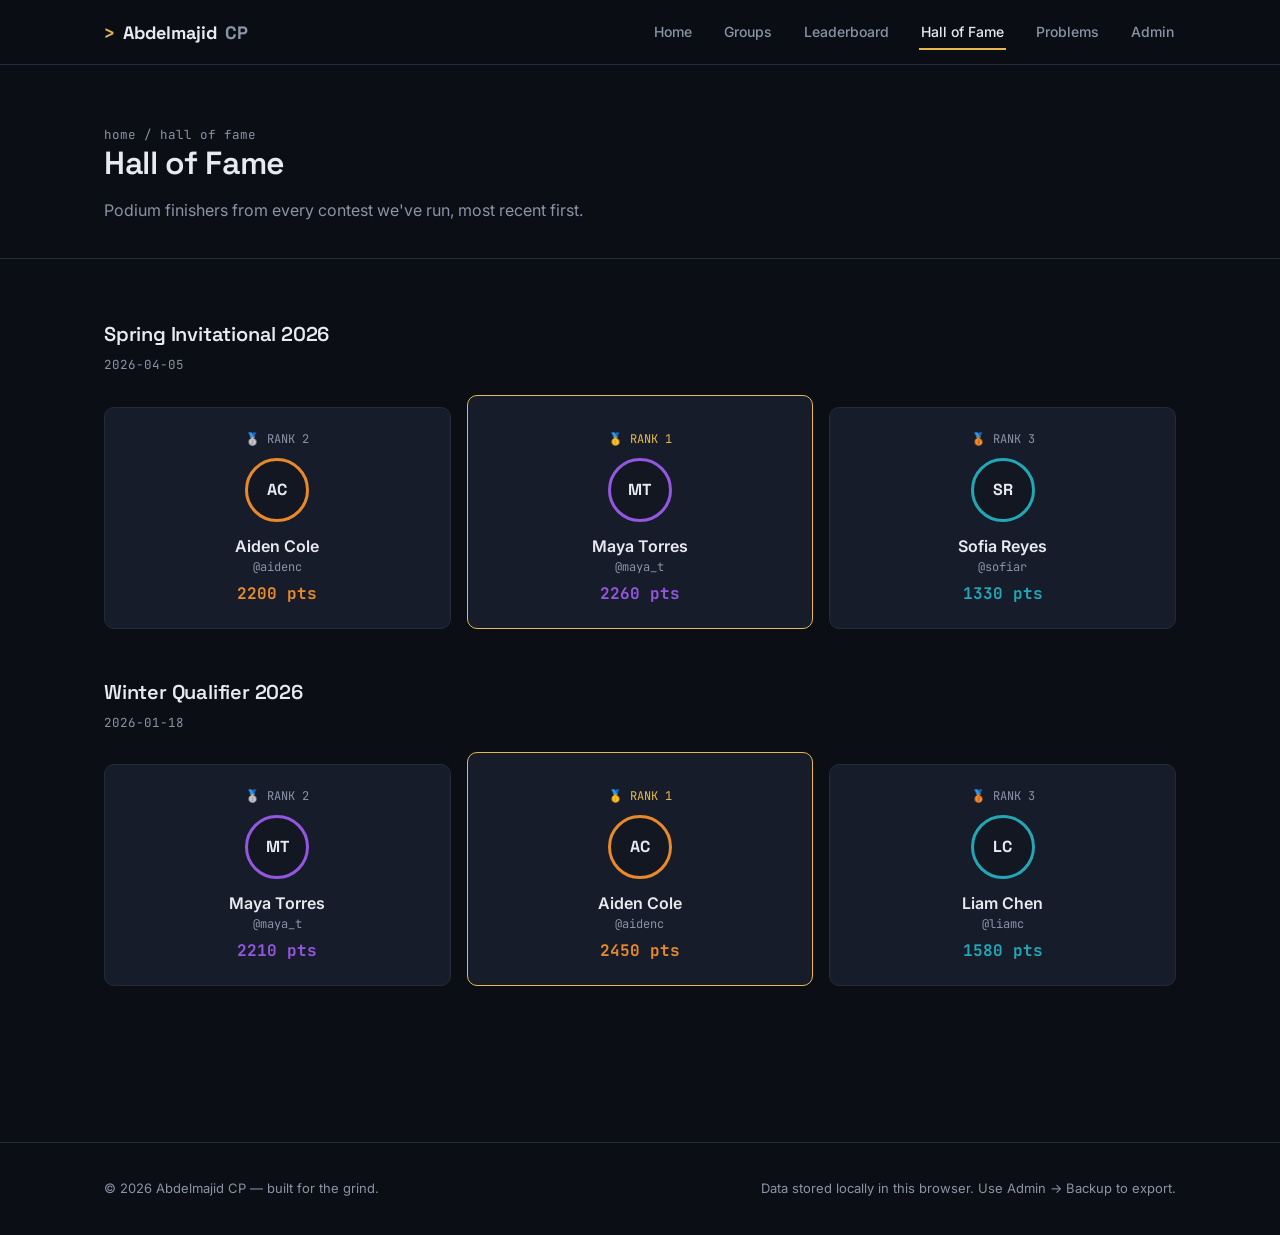
<file: hall-of-fame.html>
<!DOCTYPE html>
<html lang="en">
<head>
<meta charset="UTF-8">
<meta name="viewport" content="width=device-width, initial-scale=1.0">
<title>Hall of Fame — Abdelmajid CP</title>
<link rel="stylesheet" href="assets/style.css">
</head>
<body>
<nav class="site-nav" id="site-nav"></nav>

<header class="page-header">
  <div class="wrap">
    <span class="breadcrumb"><a href="index.html">home</a> / hall of fame</span>
    <h1>Hall of Fame</h1>
    <p style="max-width:60ch;">Podium finishers from every contest we've run, most recent first.</p>
  </div>
</header>

<section id="contests-container">
  <div class="wrap" id="contests-wrap"></div>
</section>

<footer id="site-footer"></footer>

<script src="assets/config.js"></script>
<script src="assets/data.js"></script>
<script src="assets/app.js"></script>
<script>
(async function() {
  renderNav('hall-of-fame.html');
  renderFooter();
  const { data, cloudError } = await loadAppData();
  if (cloudError) console.warn('Cloud sync issue:', cloudError);

  const sorted = [...data.contests].sort((a,b) => new Date(b.date) - new Date(a.date));

  document.getElementById('contests-wrap').innerHTML = sorted.length ? sorted.map(c => {
    const podium = [...c.leaderboard].sort((a,b) => a.rank - b.rank).slice(0,3);
    const rest = [...c.leaderboard].sort((a,b) => a.rank - b.rank).slice(3);

    const podiumHtml = podium.map(entry => {
      const st = studentById(data, entry.studentId);
      if (!st) return '';
      const tier = tierFor(st.score);
      const medal = entry.rank === 1 ? '🥇' : entry.rank === 2 ? '🥈' : '🥉';
      return `
        <div class="podium-card p${entry.rank}">
          <div class="podium-rank">${medal} RANK ${entry.rank}</div>
          ${avatarHtml(st.name, st.photo, st.score, 'podium-avatar')}
          <div style="font-weight:600;">${st.name}</div>
          <div class="mono" style="font-size:12px; color:var(--dim); margin-bottom:6px;">@${st.handle||'unset'}</div>
          <div class="mono" style="font-weight:700; color:${tier.color};">${entry.score} pts</div>
        </div>`;
    }).join('');

    const restHtml = rest.length ? `
      <div class="table-wrap" style="margin-top:18px;">
        <table class="board">
          <tbody>
          ${rest.map(entry => {
            const st = studentById(data, entry.studentId);
            if (!st) return '';
            return `<tr>
              <td class="rank-cell">${String(entry.rank).padStart(2,'0')}</td>
              <td class="name-cell">${avatarHtml(st.name, st.photo, st.score, 'avatar')} ${st.name}</td>
              <td class="score-cell">${entry.score}</td>
            </tr>`;
          }).join('')}
          </tbody>
        </table>
      </div>` : '';

    return `
      <div class="contest-block">
        <h3>${c.name}</h3>
        <span class="contest-date mono">${c.date}</span>
        <div class="podium">${podiumHtml}</div>
        ${restHtml}
      </div>`;
  }).join('') : '<div class="empty">No contests logged yet — add one from Admin.</div>';
})();
</script>
</body>
</html>
</file>
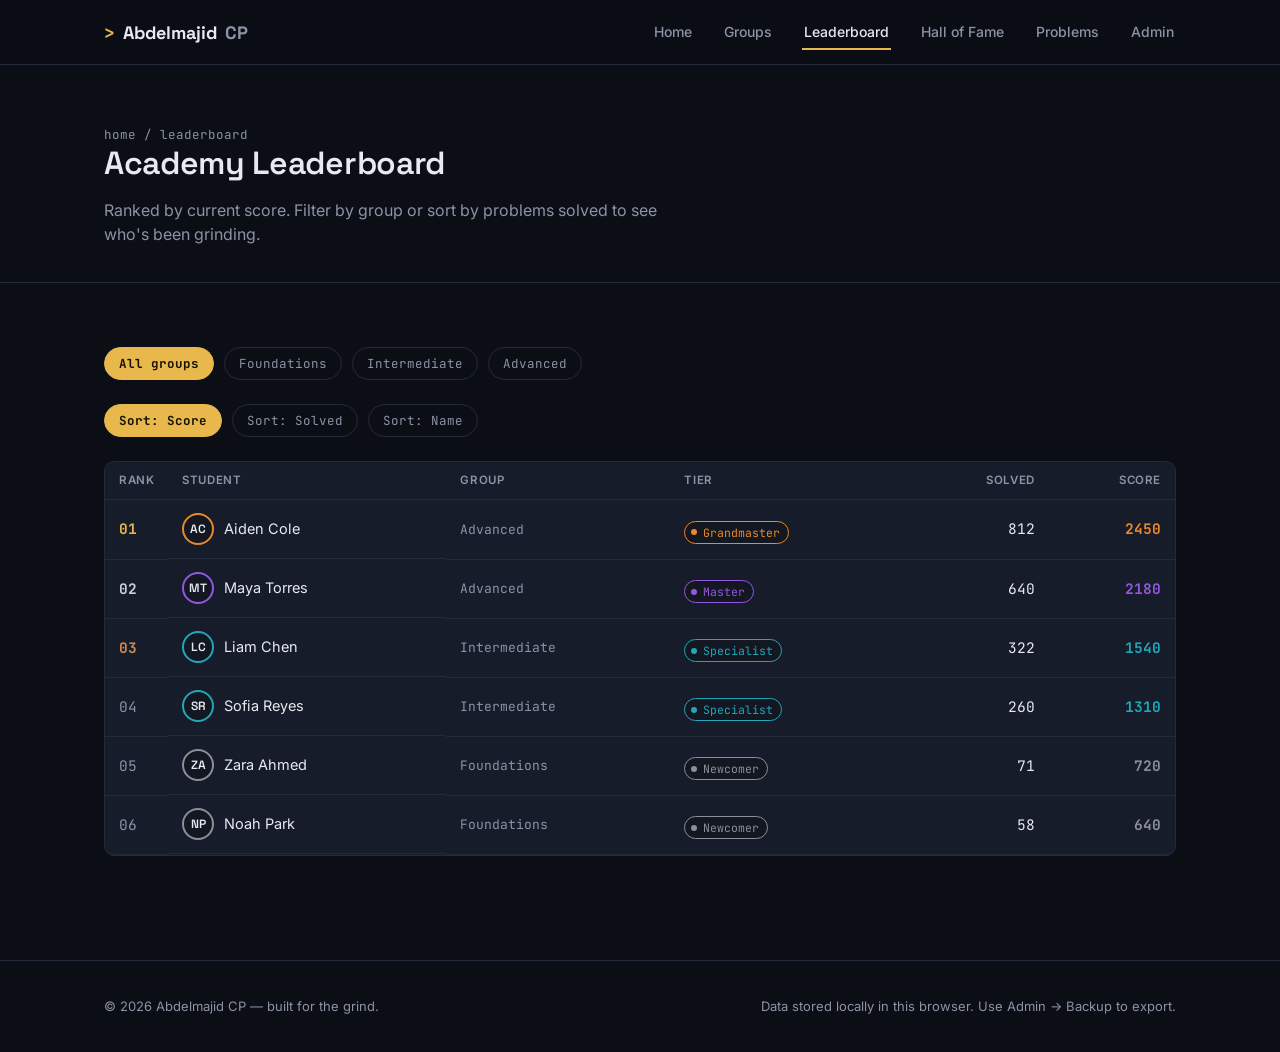
<file: leaderboard.html>
<!DOCTYPE html>
<html lang="en">
<head>
<meta charset="UTF-8">
<meta name="viewport" content="width=device-width, initial-scale=1.0">
<title>Leaderboard — Abdelmajid CP</title>
<link rel="stylesheet" href="assets/style.css">
</head>
<body>
<nav class="site-nav" id="site-nav"></nav>

<header class="page-header">
  <div class="wrap">
    <span class="breadcrumb"><a href="index.html">home</a> / leaderboard</span>
    <h1>Academy Leaderboard</h1>
    <p style="max-width:60ch;">Ranked by current score. Filter by group or sort by problems solved to see who's been grinding.</p>
  </div>
</header>

<section>
  <div class="wrap">
    <div class="filter-bar" id="group-filter"></div>
    <div class="filter-bar">
      <button class="chip active" data-sort="score">Sort: Score</button>
      <button class="chip" data-sort="solved">Sort: Solved</button>
      <button class="chip" data-sort="name">Sort: Name</button>
    </div>
    <div class="table-wrap">
      <table class="board">
        <thead>
          <tr><th>Rank</th><th>Student</th><th>Group</th><th>Tier</th><th style="text-align:right;">Solved</th><th style="text-align:right;">Score</th></tr>
        </thead>
        <tbody id="board-body"></tbody>
      </table>
    </div>
  </div>
</section>

<footer id="site-footer"></footer>

<script src="assets/config.js"></script>
<script src="assets/data.js"></script>
<script src="assets/app.js"></script>
<script>
(async function() {
  renderNav('leaderboard.html');
  renderFooter();
  const { data, cloudError } = await loadAppData();
  if (cloudError) console.warn('Cloud sync issue:', cloudError);

  let activeGroup = 'all';
  let activeSort = 'score';

  function renderFilters() {
    const chips = [{id:'all', name:'All groups'}, ...data.groups];
    document.getElementById('group-filter').innerHTML = chips.map(g =>
      `<button class="chip ${activeGroup===g.id ? 'active':''}" data-group="${g.id}">${g.name}</button>`
    ).join('');
    document.querySelectorAll('[data-group]').forEach(btn => {
      btn.addEventListener('click', () => { activeGroup = btn.dataset.group; renderFilters(); renderBoard(); });
    });
  }

  function renderBoard() {
    let list = data.students.filter(s => activeGroup === 'all' || s.groupId === activeGroup);
    if (activeSort === 'score') list.sort((a,b) => b.score - a.score);
    else if (activeSort === 'solved') list.sort((a,b) => (b.solved||0) - (a.solved||0));
    else list.sort((a,b) => a.name.localeCompare(b.name));

    document.getElementById('board-body').innerHTML = list.map((s, i) => {
      const tier = tierFor(s.score);
      const rankClass = i===0 ? 'top1' : i===1 ? 'top2' : i===2 ? 'top3' : '';
      return `
        <tr>
          <td class="rank-cell ${rankClass}">${String(i+1).padStart(2,'0')}</td>
          <td class="name-cell">${avatarHtml(s.name, s.photo, s.score, 'avatar')} ${s.name}</td>
          <td class="mono" style="color:var(--dim); font-size:13px;">${groupName(data, s.groupId)}</td>
          <td><span class="tier-pill" style="--tier-color:${tier.color}">${tier.name}</span></td>
          <td style="text-align:right;" class="mono">${s.solved ?? 0}</td>
          <td class="score-cell" style="color:${tier.color}">${s.score}</td>
        </tr>`;
    }).join('') || `<tr><td colspan="6"><div class="empty">No students to show.</div></td></tr>`;
  }

  document.querySelectorAll('[data-sort]').forEach(btn => {
    btn.addEventListener('click', () => {
      activeSort = btn.dataset.sort;
      document.querySelectorAll('[data-sort]').forEach(b => b.classList.remove('active'));
      btn.classList.add('active');
      renderBoard();
    });
  });

  renderFilters();
  renderBoard();
})();
</script>
</body>
</html>
</file>
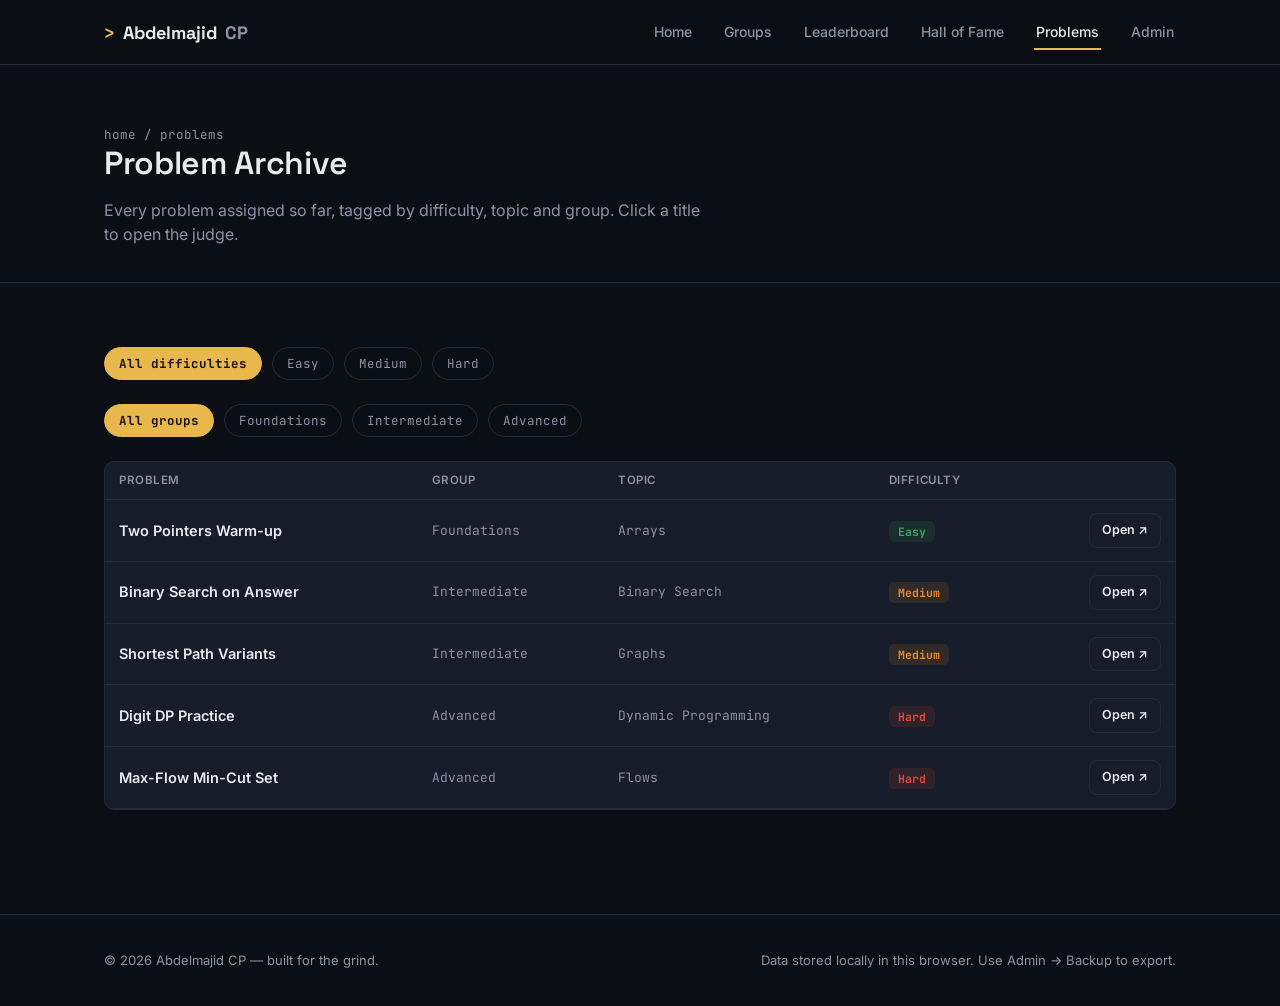
<file: problems.html>
<!DOCTYPE html>
<html lang="en">
<head>
<meta charset="UTF-8">
<meta name="viewport" content="width=device-width, initial-scale=1.0">
<title>Problems — Abdelmajid CP</title>
<link rel="stylesheet" href="assets/style.css">
</head>
<body>
<nav class="site-nav" id="site-nav"></nav>

<header class="page-header">
  <div class="wrap">
    <span class="breadcrumb"><a href="index.html">home</a> / problems</span>
    <h1>Problem Archive</h1>
    <p style="max-width:60ch;">Every problem assigned so far, tagged by difficulty, topic and group. Click a title to open the judge.</p>
  </div>
</header>

<section>
  <div class="wrap">
    <div class="filter-bar" id="diff-filter">
      <button class="chip active" data-diff="all">All difficulties</button>
      <button class="chip" data-diff="Easy">Easy</button>
      <button class="chip" data-diff="Medium">Medium</button>
      <button class="chip" data-diff="Hard">Hard</button>
    </div>
    <div class="filter-bar" id="group-filter"></div>
    <div class="table-wrap">
      <table class="board">
        <thead>
          <tr><th>Problem</th><th>Group</th><th>Topic</th><th>Difficulty</th><th></th></tr>
        </thead>
        <tbody id="problems-body"></tbody>
      </table>
    </div>
  </div>
</section>

<footer id="site-footer"></footer>

<script src="assets/config.js"></script>
<script src="assets/data.js"></script>
<script src="assets/app.js"></script>
<script>
(async function() {
  renderNav('problems.html');
  renderFooter();
  const { data, cloudError } = await loadAppData();
  if (cloudError) console.warn('Cloud sync issue:', cloudError);

  let diffFilter = 'all';
  let groupFilter = 'all';

  function renderGroupChips() {
    const chips = [{id:'all', name:'All groups'}, ...data.groups];
    document.getElementById('group-filter').innerHTML = chips.map(g =>
      `<button class="chip ${groupFilter===g.id ? 'active':''}" data-group="${g.id}">${g.name}</button>`
    ).join('');
    document.querySelectorAll('[data-group]').forEach(btn => {
      btn.addEventListener('click', () => { groupFilter = btn.dataset.group; renderGroupChips(); renderTable(); });
    });
  }

  function renderTable() {
    const list = data.problems.filter(p =>
      (diffFilter === 'all' || p.difficulty === diffFilter) &&
      (groupFilter === 'all' || p.groupId === groupFilter)
    );
    document.getElementById('problems-body').innerHTML = list.map(p => `
      <tr>
        <td><a href="${p.link}" target="_blank" rel="noopener" style="font-weight:600;">${p.title}</a></td>
        <td class="mono" style="color:var(--dim); font-size:13px;">${groupName(data, p.groupId)}</td>
        <td class="mono" style="color:var(--dim); font-size:13px;">${p.category}</td>
        <td><span class="diff diff-${p.difficulty}">${p.difficulty}</span></td>
        <td style="text-align:right;"><a href="${p.link}" target="_blank" rel="noopener" class="btn btn-ghost btn-sm">Open ↗</a></td>
      </tr>
    `).join('') || `<tr><td colspan="5"><div class="empty">No problems match these filters.</div></td></tr>`;
  }

  document.querySelectorAll('[data-diff]').forEach(btn => {
    btn.addEventListener('click', () => {
      diffFilter = btn.dataset.diff;
      document.querySelectorAll('[data-diff]').forEach(b => b.classList.remove('active'));
      btn.classList.add('active');
      renderTable();
    });
  });

  renderGroupChips();
  renderTable();
})();
</script>
</body>
</html>
</file>
<file: assets/style.css>
/* ============================================================
   ApexJudge Academy — shared styles
   Design tokens:
   Color   #0B0E14 ink / #121722 elevated / #161C29 card /
           #232B3B line / #E7EAF0 text / #8B93A7 dim /
           #E8B84C gold (hall of fame) / #E1483D crimson (cta)
           Tiers: #8A8F98 #3DA35D #23A6B5 #3B6FD6 #9457E0 #E8892C #E1483D
   Type    Display: 'Space Grotesk'  Body: 'Inter'  Data: 'JetBrains Mono'
   ============================================================ */

@import url('https://fonts.googleapis.com/css2?family=Space+Grotesk:wght@500;600;700&family=Inter:wght@400;500;600&family=JetBrains+Mono:wght@400;500;700&display=swap');

:root{
  --ink:#0B0E14;
  --elevated:#121722;
  --card:#161C29;
  --line:#232B3B;
  --text:#E7EAF0;
  --dim:#8B93A7;
  --gold:#E8B84C;
  --crimson:#E1483D;
  --radius:10px;
}

*{box-sizing:border-box;}
html{scroll-behavior:smooth;}
body{
  margin:0;
  background:var(--ink);
  color:var(--text);
  font-family:'Inter',system-ui,sans-serif;
  line-height:1.5;
  -webkit-font-smoothing:antialiased;
}
h1,h2,h3,h4{
  font-family:'Space Grotesk',sans-serif;
  font-weight:600;
  line-height:1.15;
  margin:0 0 .5em;
  letter-spacing:-0.01em;
}
.mono{font-family:'JetBrains Mono',monospace;}
a{color:inherit;text-decoration:none;}
img{max-width:100%;display:block;}
p{color:var(--dim);margin:0 0 1em;}

.wrap{max-width:1120px;margin:0 auto;padding:0 24px;}

/* focus visibility */
a:focus-visible, button:focus-visible, input:focus-visible, textarea:focus-visible, select:focus-visible{
  outline:2px solid var(--gold);
  outline-offset:2px;
}
@media (prefers-reduced-motion: reduce){
  *{animation-duration:0.001ms !important; transition-duration:0.001ms !important;}
}

/* ---------- nav ---------- */
.site-nav{
  position:sticky; top:0; z-index:50;
  background:rgba(11,14,20,.88);
  backdrop-filter:blur(10px);
  border-bottom:1px solid var(--line);
}
.site-nav .wrap{
  display:flex; align-items:center; justify-content:space-between;
  height:64px;
}
.brand{
  display:flex; align-items:center; gap:8px;
  font-family:'Space Grotesk',sans-serif; font-weight:700; font-size:18px;
}
.brand .prompt{color:var(--gold); font-family:'JetBrains Mono',monospace;}
.nav-links{display:flex; gap:28px; align-items:center;}
.nav-links a{
  font-size:14px; color:var(--dim); font-weight:500;
  padding:6px 2px; border-bottom:2px solid transparent;
  transition:color .15s, border-color .15s;
}
.nav-links a:hover, .nav-links a.active{color:var(--text); border-color:var(--gold);}
.nav-toggle{display:none;}

@media (max-width:760px){
  .nav-links{
    position:fixed; top:64px; left:0; right:0; bottom:0;
    background:var(--ink); flex-direction:column; align-items:flex-start;
    padding:24px; gap:18px; transform:translateX(100%);
    transition:transform .2s ease; border-top:1px solid var(--line);
  }
  .nav-links.open{transform:translateX(0);}
  .nav-toggle{
    display:block; background:none; border:1px solid var(--line); color:var(--text);
    width:38px; height:38px; border-radius:8px; font-size:18px; cursor:pointer;
  }
}

/* ---------- buttons ---------- */
.btn{
  display:inline-flex; align-items:center; gap:8px;
  padding:11px 20px; border-radius:8px; font-weight:600; font-size:14px;
  border:1px solid var(--line); cursor:pointer; font-family:'Inter',sans-serif;
  transition:transform .12s ease, border-color .12s ease, background .12s ease;
}
.btn:hover{transform:translateY(-1px);}
.btn-primary{background:var(--gold); color:#1A1200; border-color:var(--gold);}
.btn-primary:hover{background:#f0c563;}
.btn-ghost{background:transparent; color:var(--text);}
.btn-ghost:hover{border-color:var(--dim);}
.btn-danger{background:transparent; color:var(--crimson); border-color:#4a2320;}
.btn-sm{padding:7px 12px; font-size:12.5px;}

/* ---------- hero ---------- */
.hero{
  padding:88px 0 64px; position:relative; overflow:hidden;
  border-bottom:1px solid var(--line);
}
.hero-grid{
  display:grid; grid-template-columns:1.1fr .9fr; gap:56px; align-items:center;
}
@media (max-width:900px){.hero-grid{grid-template-columns:1fr;}}
.eyebrow{
  font-family:'JetBrains Mono',monospace; font-size:12.5px; color:var(--gold);
  letter-spacing:.06em; text-transform:uppercase; margin-bottom:14px; display:block;
}
.hero h1{font-size:clamp(34px,5vw,54px);}
.hero .lede{font-size:17px; max-width:46ch;}
.hero-actions{display:flex; gap:12px; margin-top:28px; flex-wrap:wrap;}

/* live scoreboard ticker on homepage */
.ticker{
  background:var(--card); border:1px solid var(--line); border-radius:var(--radius);
  overflow:hidden;
}
.ticker-head{
  display:flex; align-items:center; justify-content:space-between;
  padding:14px 18px; border-bottom:1px solid var(--line);
  font-family:'JetBrains Mono',monospace; font-size:12px; color:var(--dim);
}
.ticker-dot{width:8px; height:8px; border-radius:50%; background:#3DA35D; display:inline-block; margin-right:6px; animation:pulse 1.8s infinite;}
@keyframes pulse{0%,100%{opacity:1;}50%{opacity:.35;}}
.ticker-row{
  display:flex; align-items:center; gap:12px; padding:11px 18px;
  border-bottom:1px solid var(--line); font-size:13.5px;
}
.ticker-row:last-child{border-bottom:none;}
.ticker-rank{font-family:'JetBrains Mono',monospace; color:var(--dim); width:22px;}
.avatar{
  width:32px; height:32px; border-radius:50%; flex-shrink:0;
  display:flex; align-items:center; justify-content:center;
  font-family:'Space Grotesk',sans-serif; font-weight:600; font-size:12px;
  background:var(--elevated); color:var(--text); object-fit:cover;
  border:2px solid var(--tier-color, var(--line));
}
.ticker-name{flex:1; font-weight:500;}
.ticker-score{font-family:'JetBrains Mono',monospace; font-weight:700;}

/* ---------- sections ---------- */
section{padding:64px 0;}
.section-head{margin-bottom:34px; max-width:640px;}
.section-head .eyebrow{margin-bottom:10px;}
.section-head h2{font-size:clamp(26px,3.4vw,34px);}

/* stat row */
.stat-row{display:flex; gap:40px; flex-wrap:wrap; margin-top:36px;}
.stat b{display:block; font-family:'Space Grotesk',sans-serif; font-size:30px; color:var(--gold);}
.stat span{font-size:12.5px; color:var(--dim); text-transform:uppercase; letter-spacing:.04em;}

/* ---------- cards / grids ---------- */
.grid{display:grid; gap:20px;}
.grid-3{grid-template-columns:repeat(3,1fr);}
.grid-2{grid-template-columns:repeat(2,1fr);}
@media (max-width:860px){.grid-3{grid-template-columns:repeat(2,1fr);} .grid-2{grid-template-columns:1fr;}}
@media (max-width:600px){.grid-3{grid-template-columns:1fr;}}

.card{
  background:var(--card); border:1px solid var(--line); border-radius:var(--radius);
  padding:24px; transition:border-color .15s, transform .15s;
}
.card:hover{border-color:#33405a; transform:translateY(-2px);}
.group-card h3{font-size:20px; margin-bottom:6px;}
.group-card .count{font-family:'JetBrains Mono',monospace; font-size:12px; color:var(--gold); text-transform:uppercase; letter-spacing:.05em;}
.avatar-stack{display:flex; margin:14px 0;}
.avatar-stack .avatar{margin-left:-10px; border-width:2px;}
.avatar-stack .avatar:first-child{margin-left:0;}

/* student card */
.student-card{
  background:var(--card); border:1px solid var(--line); border-radius:var(--radius);
  padding:20px; text-align:left;
}
.student-top{display:flex; align-items:center; gap:14px; margin-bottom:14px;}
.student-avatar{
  width:56px; height:56px; border-radius:50%; object-fit:cover; flex-shrink:0;
  border:3px solid var(--tier-color, var(--line));
  display:flex; align-items:center; justify-content:center;
  background:var(--elevated); font-family:'Space Grotesk',sans-serif; font-weight:700; font-size:16px;
}
.student-name{font-weight:600; font-size:16px;}
.student-handle{font-family:'JetBrains Mono',monospace; font-size:12px; color:var(--dim);}
.tier-pill{
  display:inline-flex; align-items:center; gap:6px; margin-top:6px;
  font-size:11.5px; font-family:'JetBrains Mono',monospace; padding:2px 8px 2px 6px;
  border-radius:20px; background:var(--elevated); color:var(--tier-color);
  border:1px solid var(--tier-color);
}
.tier-pill::before{content:''; width:6px; height:6px; border-radius:50%; background:var(--tier-color);}
.student-stats{display:flex; justify-content:space-between; border-top:1px solid var(--line); padding-top:12px;}
.student-stats div{text-align:center; flex:1;}
.student-stats b{display:block; font-family:'JetBrains Mono',monospace; font-size:18px;}
.student-stats span{font-size:10.5px; color:var(--dim); text-transform:uppercase; letter-spacing:.04em;}

/* leaderboard table */
.board{width:100%; border-collapse:collapse;}
.board th{
  text-align:left; font-size:11.5px; text-transform:uppercase; letter-spacing:.05em;
  color:var(--dim); padding:10px 14px; border-bottom:1px solid var(--line); font-weight:600;
}
.board td{padding:13px 14px; border-bottom:1px solid var(--line); font-size:14.5px; vertical-align:middle;}
.board tr:hover td{background:var(--elevated);}
.rank-cell{font-family:'JetBrains Mono',monospace; color:var(--dim); width:50px;}
.rank-cell.top1{color:var(--gold); font-weight:700;}
.rank-cell.top2{color:#C9CDD6; font-weight:700;}
.rank-cell.top3{color:#D08A50; font-weight:700;}
.name-cell{display:flex; align-items:center; gap:10px;}
.score-cell{font-family:'JetBrains Mono',monospace; font-weight:700; text-align:right;}

.table-wrap{overflow-x:auto; border:1px solid var(--line); border-radius:var(--radius); background:var(--card);}

/* filter bar */
.filter-bar{display:flex; gap:10px; flex-wrap:wrap; margin-bottom:24px;}
.chip{
  font-family:'JetBrains Mono',monospace; font-size:12.5px; padding:7px 14px; border-radius:20px;
  border:1px solid var(--line); color:var(--dim); cursor:pointer; background:transparent;
}
.chip.active{background:var(--gold); color:#1A1200; border-color:var(--gold); font-weight:700;}

/* hall of fame podium */
.podium{display:grid; grid-template-columns:1fr 1fr 1fr; gap:16px; align-items:end; margin-bottom:8px;}
@media (max-width:640px){.podium{grid-template-columns:1fr;}}
.podium-card{
  background:var(--card); border:1px solid var(--line); border-radius:var(--radius);
  padding:22px 18px; text-align:center;
}
.podium-card.p1{border-color:var(--gold); order:2; padding-top:34px;}
.podium-card.p2{order:1;}
.podium-card.p3{order:3;}
@media (max-width:640px){.podium-card.p1,.podium-card.p2,.podium-card.p3{order:0;}}
.podium-rank{font-family:'JetBrains Mono',monospace; font-size:12px; color:var(--dim); margin-bottom:10px;}
.podium-card.p1 .podium-rank{color:var(--gold);}
.podium-avatar{width:64px; height:64px; border-radius:50%; margin:0 auto 12px; object-fit:cover;
  border:3px solid var(--tier-color, var(--line)); display:flex; align-items:center; justify-content:center;
  background:var(--elevated); font-family:'Space Grotesk',sans-serif; font-weight:700;}
.contest-block{margin-bottom:52px;}
.contest-block h3{font-size:20px;}
.contest-date{font-family:'JetBrains Mono',monospace; font-size:12.5px; color:var(--dim); margin-bottom:20px; display:block;}

/* problems table */
.diff{font-family:'JetBrains Mono',monospace; font-size:11.5px; padding:3px 9px; border-radius:5px; font-weight:700;}
.diff-Easy{color:#3DA35D; background:rgba(61,163,93,.12);}
.diff-Medium{color:#E8892C; background:rgba(232,137,44,.12);}
.diff-Hard{color:#E1483D; background:rgba(225,72,61,.12);}

/* forms (admin) */
.form-grid{display:grid; grid-template-columns:1fr 1fr; gap:14px;}
@media (max-width:640px){.form-grid{grid-template-columns:1fr;}}
label{font-size:12.5px; color:var(--dim); display:block; margin-bottom:5px; font-weight:500;}
input, select, textarea{
  width:100%; background:var(--elevated); border:1px solid var(--line); color:var(--text);
  padding:10px 12px; border-radius:7px; font-family:'Inter',sans-serif; font-size:14px;
}
textarea{resize:vertical; min-height:80px;}
.field{margin-bottom:16px;}
.admin-panel{background:var(--card); border:1px solid var(--line); border-radius:var(--radius); padding:26px; margin-bottom:24px;}
.admin-panel h3{font-size:16px; margin-bottom:18px; padding-bottom:14px; border-bottom:1px solid var(--line);}
.row-actions{display:flex; gap:8px; align-items:center;}
.admin-list-row{
  display:flex; align-items:center; justify-content:space-between; gap:12px;
  padding:12px 0; border-bottom:1px solid var(--line); font-size:14px;
}
.admin-list-row:last-child{border-bottom:none;}
.lock-screen{
  min-height:60vh; display:flex; flex-direction:column; align-items:center; justify-content:center; text-align:center; gap:16px;
}
.lock-screen input{max-width:260px;}
.toast{
  position:fixed; bottom:24px; right:24px; background:var(--card); border:1px solid var(--gold);
  padding:12px 18px; border-radius:8px; font-size:13.5px; z-index:100; box-shadow:0 8px 24px rgba(0,0,0,.4);
  opacity:0; transform:translateY(8px); transition:opacity .2s, transform .2s; pointer-events:none;
}
.toast.show{opacity:1; transform:translateY(0);}

/* footer */
footer{border-top:1px solid var(--line); padding:36px 0; margin-top:40px;}
footer .wrap{display:flex; justify-content:space-between; flex-wrap:wrap; gap:14px; font-size:13px; color:var(--dim);}

/* empty state */
.empty{
  text-align:center; padding:48px 20px; color:var(--dim); border:1px dashed var(--line); border-radius:var(--radius);
  font-size:14px;
}

.page-header{padding:56px 0 20px; border-bottom:1px solid var(--line);}
.breadcrumb{font-family:'JetBrains Mono',monospace; font-size:12.5px; color:var(--dim); margin-bottom:12px;}
.breadcrumb a:hover{color:var(--gold);}
</file>
